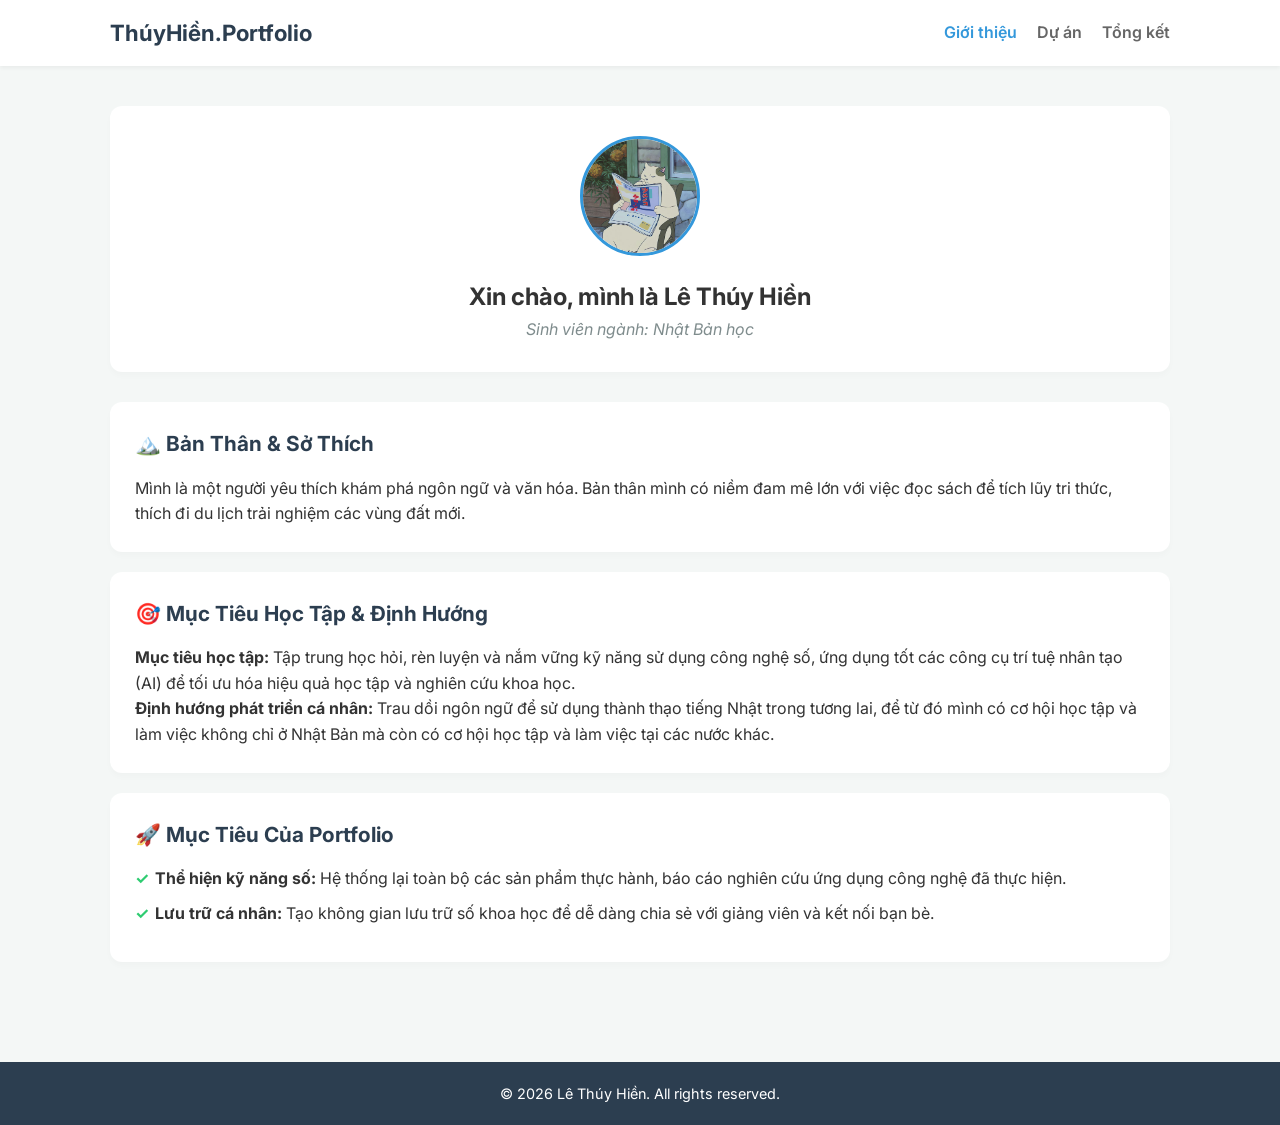
<file: index.html>
<!DOCTYPE html>
<html lang="vi">
<head>
    <meta charset="UTF-8">
    <meta name="viewport" content="width=device-width, initial-scale=1.0">
    <title>Portfolio Cá Nhân - Lê Thúy Hiền</title>
    <link rel="stylesheet" href="style.css">
    <link href="https://fonts.googleapis.com/css2?family=Inter:wght@300;400;600;700&display=swap" rel="stylesheet">
</head>
<body>

    <!-- Thanh điều hướng (Navbar) -->
    <nav class="navbar">
        <div class="nav-container">
            <a href="index.html" class="logo">ThúyHiền.Portfolio</a>
            <ul class="nav-links">
                <li><a href="index.html" class="active">Giới thiệu</a></li>
                <li><a href="du-an.html">Dự án</a></li>
                <li><a href="tong-ket.html">Tổng kết</a></li>
            </ul>
        </div>
    </nav>

    <!-- Nội dung chính Trang Giới thiệu -->
    <main class="container">
        <section class="intro-section">
            <div class="profile-card">
                <!-- Chèn ảnh chân dung theo tên file yêu cầu -->
                <img src="image_ff8770.jpg" onerror="this.onerror=null; this.src='image_ff8770.png'; this.alt='Ảnh chân dung Thúy Hiền';" alt="Ảnh chân dung Lê Thúy Hiền" class="avatar">
                <h1>Xin chào, mình là Lê Thúy Hiền</h1>
                <p class="subtitle">Sinh viên ngành: Nhật Bản học</p>
            </div>

            <div class="info-content">
                <div class="card">
                    <h2><span class="icon">🏔️</span> Bản Thân & Sở Thích</h2>
                    <p>Mình là một người yêu thích khám phá ngôn ngữ và văn hóa. Bản thân mình có niềm đam mê lớn với việc đọc sách để tích lũy tri thức, thích đi du lịch trải nghiệm các vùng đất mới.</p>
                </div>

                <div class="card">
                    <h2><span class="icon">🎯</span> Mục Tiêu Học Tập & Định Hướng</h2>
                    <p><strong>Mục tiêu học tập:</strong> Tập trung học hỏi, rèn luyện và nắm vững kỹ năng sử dụng công nghệ số, ứng dụng tốt các công cụ trí tuệ nhân tạo (AI) để tối ưu hóa hiệu quả học tập và nghiên cứu khoa học.</p>
                    <p><strong>Định hướng phát triển cá nhân:</strong> Trau dồi ngôn ngữ để sử dụng thành thạo tiếng Nhật trong tương lai, để từ đó mình có cơ hội học tập và làm việc không chỉ ở Nhật Bản mà còn có cơ hội học tập và làm việc tại các nước khác.</p>
                </div>

                <div class="card target-card">
                    <h2><span class="icon">🚀</span> Mục Tiêu Của Portfolio</h2>
                    <ul>
                        <li><strong>Thể hiện kỹ năng số:</strong> Hệ thống lại toàn bộ các sản phẩm thực hành, báo cáo nghiên cứu ứng dụng công nghệ đã thực hiện.</li>
                        <li><strong>Lưu trữ cá nhân:</strong> Tạo không gian lưu trữ số khoa học để dễ dàng chia sẻ với giảng viên và kết nối bạn bè.</li>
                    </ul>
                </div>
            </div>
        </section>
    </main>

    <footer>
        <p>© 2026 Lê Thúy Hiền. All rights reserved.</p>
    </footer>

</body>
</html>
</file>
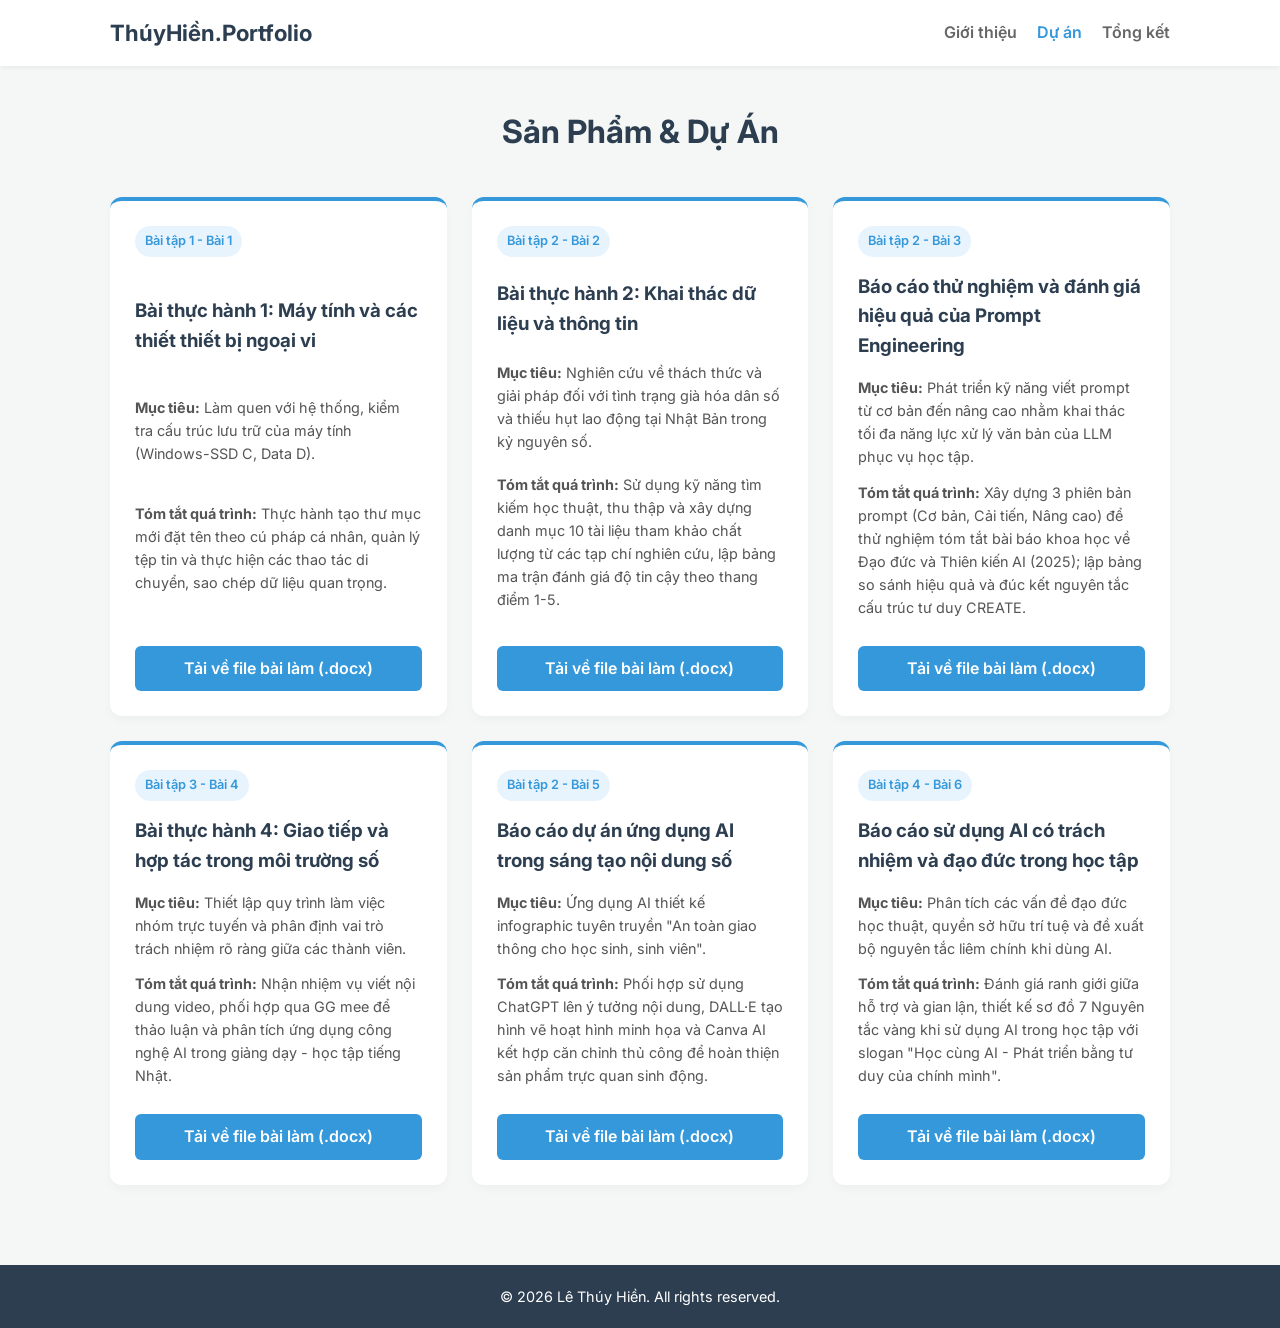
<file: du-an.html>
<!DOCTYPE html>
<html lang="vi">
<head>
    <meta charset="UTF-8">
    <meta name="viewport" content="width=device-width, initial-scale=1.0">
    <title>Dự Án Cá Nhân - Lê Thúy Hiền</title>
    <link rel="stylesheet" href="style.css">
    <link href="https://fonts.googleapis.com/css2?family=Inter:wght@300;400;600;700&display=swap" rel="stylesheet">
</head>
<body>

    <nav class="navbar">
        <div class="nav-container">
            <a href="index.html" class="logo">ThúyHiền.Portfolio</a>
            <ul class="nav-links">
                <li><a href="index.html">Giới thiệu</a></li>
                <li><a href="du-an.html" class="active">Dự án</a></li>
                <li><a href="tong-ket.html">Tổng kết</a></li>
            </ul>
        </div>
    </nav>

    <main class="container">
        <header class="page-header">
            <h1>Sản Phẩm & Dự Án</h1>
        </header>

        <div class="projects-grid">

            <!-- BÀI TẬP 1 -->
            <article class="project-card">
                <div class="project-badge">Bài tập 1 - Bài 1</div>
                <h3>Bài thực hành 1: Máy tính và các thiết thiết bị ngoại vi</h3>
                <p class="meta"><strong>Mục tiêu:</strong> Làm quen với hệ thống, kiểm tra cấu trúc lưu trữ của máy tính (Windows-SSD C, Data D).</p>
                <p class="meta"><strong>Tóm tắt quá trình:</strong> Thực hành tạo thư mục mới đặt tên theo cú pháp cá nhân, quản lý tệp tin và thực hiện các thao tác di chuyển, sao chép dữ liệu quan trọng.</p>
                <!-- ĐÃ SỬA THÀNH FILE WORD 1 -->
                <a href="bài thực hành 1.docx" class="btn-download" download>Tải về file bài làm (.docx)</a>
            </article>

            <!-- BÀI TẬP 2 -->
            <article class="project-card">
                <div class="project-badge">Bài tập 2 - Bài 2</div>
                <h3>Bài thực hành 2: Khai thác dữ liệu và thông tin</h3>
                <p class="meta"><strong>Mục tiêu:</strong> Nghiên cứu về thách thức và giải pháp đối với tình trạng già hóa dân số và thiếu hụt lao động tại Nhật Bản trong kỷ nguyên số.</p>
                <p class="meta"><strong>Tóm tắt quá trình:</strong> Sử dụng kỹ năng tìm kiếm học thuật, thu thập và xây dựng danh mục 10 tài liệu tham khảo chất lượng từ các tạp chí nghiên cứu, lập bảng ma trận đánh giá độ tin cậy theo thang điểm 1-5.</p>
                <!-- ĐÃ SỬA THÀNH FILE WORD 2 -->
                <a href="Bài thực hành 2.docx" class="btn-download" download>Tải về file bài làm (.docx)</a>
            </article>

            <!-- BÀI TẬP 3 -->
            <article class="project-card">
                <div class="project-badge">Bài tập 2 - Bài 3</div>
                <h3>Báo cáo thử nghiệm và đánh giá hiệu quả của Prompt Engineering</h3>
                <p class="meta"><strong>Mục tiêu:</strong> Phát triển kỹ năng viết prompt từ cơ bản đến nâng cao nhằm khai thác tối đa năng lực xử lý văn bản của LLM phục vụ học tập.</p>
                <p class="meta"><strong>Tóm tắt quá trình:</strong> Xây dựng 3 phiên bản prompt (Cơ bản, Cải tiến, Nâng cao) để thử nghiệm tóm tắt bài báo khoa học về Đạo đức và Thiên kiến AI (2025); lập bảng so sánh hiệu quả và đúc kết nguyên tắc cấu trúc tư duy CREATE.</p>
                <!-- ĐÃ SỬA THÀNH FILE WORD 3 -->
                <a href="Báo cáo thử nghiệm.docx" class="btn-download" download>Tải về file bài làm (.docx)</a>
            </article>

            <!-- BÀI TẬP 4 -->
            <article class="project-card">
                <div class="project-badge">Bài tập 3 - Bài 4</div>
                <h3>Bài thực hành 4: Giao tiếp và hợp tác trong môi trường số</h3>
                <p class="meta"><strong>Mục tiêu:</strong> Thiết lập quy trình làm việc nhóm trực tuyến và phân định vai trò trách nhiệm rõ ràng giữa các thành viên.</p>
                <p class="meta"><strong>Tóm tắt quá trình:</strong> Nhận nhiệm vụ viết nội dung video, phối hợp qua GG mee để thảo luận và phân tích ứng dụng công nghệ AI trong giảng dạy - học tập tiếng Nhật.</p>
                <!-- ĐÃ SỬA THÀNH FILE WORD 4 -->
                <a href="bài thực hành 4.docx" class="btn-download" download>Tải về file bài làm (.docx)</a>
            </article>

            <!-- BÀI TẬP 5 -->
            <article class="project-card">
                <div class="project-badge">Bài tập 2 - Bài 5</div>
                <h3>Báo cáo dự án ứng dụng AI trong sáng tạo nội dung số</h3>
                <p class="meta"><strong>Mục tiêu:</strong> Ứng dụng AI thiết kế infographic tuyên truyền "An toàn giao thông cho học sinh, sinh viên".</p>
                <p class="meta"><strong>Tóm tắt quá trình:</strong> Phối hợp sử dụng ChatGPT lên ý tưởng nội dung, DALL·E tạo hình vẽ hoạt hình minh họa và Canva AI kết hợp căn chỉnh thủ công để hoàn thiện sản phẩm trực quan sinh động.</p>
                <!-- ĐÃ SỬA THÀNH FILE WORD 5 -->
                <a href="BÁO CÁO DỰ ÁN ỨNG DỤNG AI TRONG SÁNG TẠO NỘI DUNG.docx" class="btn-download" download>Tải về file bài làm (.docx)</a>
            </article>

            <!-- BÀI TẬP 6 -->
            <article class="project-card">
                <div class="project-badge">Bài tập 4 - Bài 6</div>
                <h3>Báo cáo sử dụng AI có trách nhiệm và đạo đức trong học tập</h3>
                <p class="meta"><strong>Mục tiêu:</strong> Phân tích các vấn đề đạo đức học thuật, quyền sở hữu trí tuệ và đề xuất bộ nguyên tắc liêm chính khi dùng AI.</p>
                <p class="meta"><strong>Tóm tắt quá trình:</strong> Đánh giá ranh giới giữa hỗ trợ và gian lận, thiết kế sơ đồ 7 Nguyên tắc vàng khi sử dụng AI trong học tập với slogan "Học cùng AI - Phát triển bằng tư duy của chính mình".</p>
                <!-- ĐÃ SỬA THÀNH FILE WORD 6 -->
                <a href="Báo cáo.docx" class="btn-download" download>Tải về file bài làm (.docx)</a>
            </article>
            
        </div>
    </main>

    <footer>
        <p>© 2026 Lê Thúy Hiền. All rights reserved.</p>
    </footer>

</body>
</html>
</file>
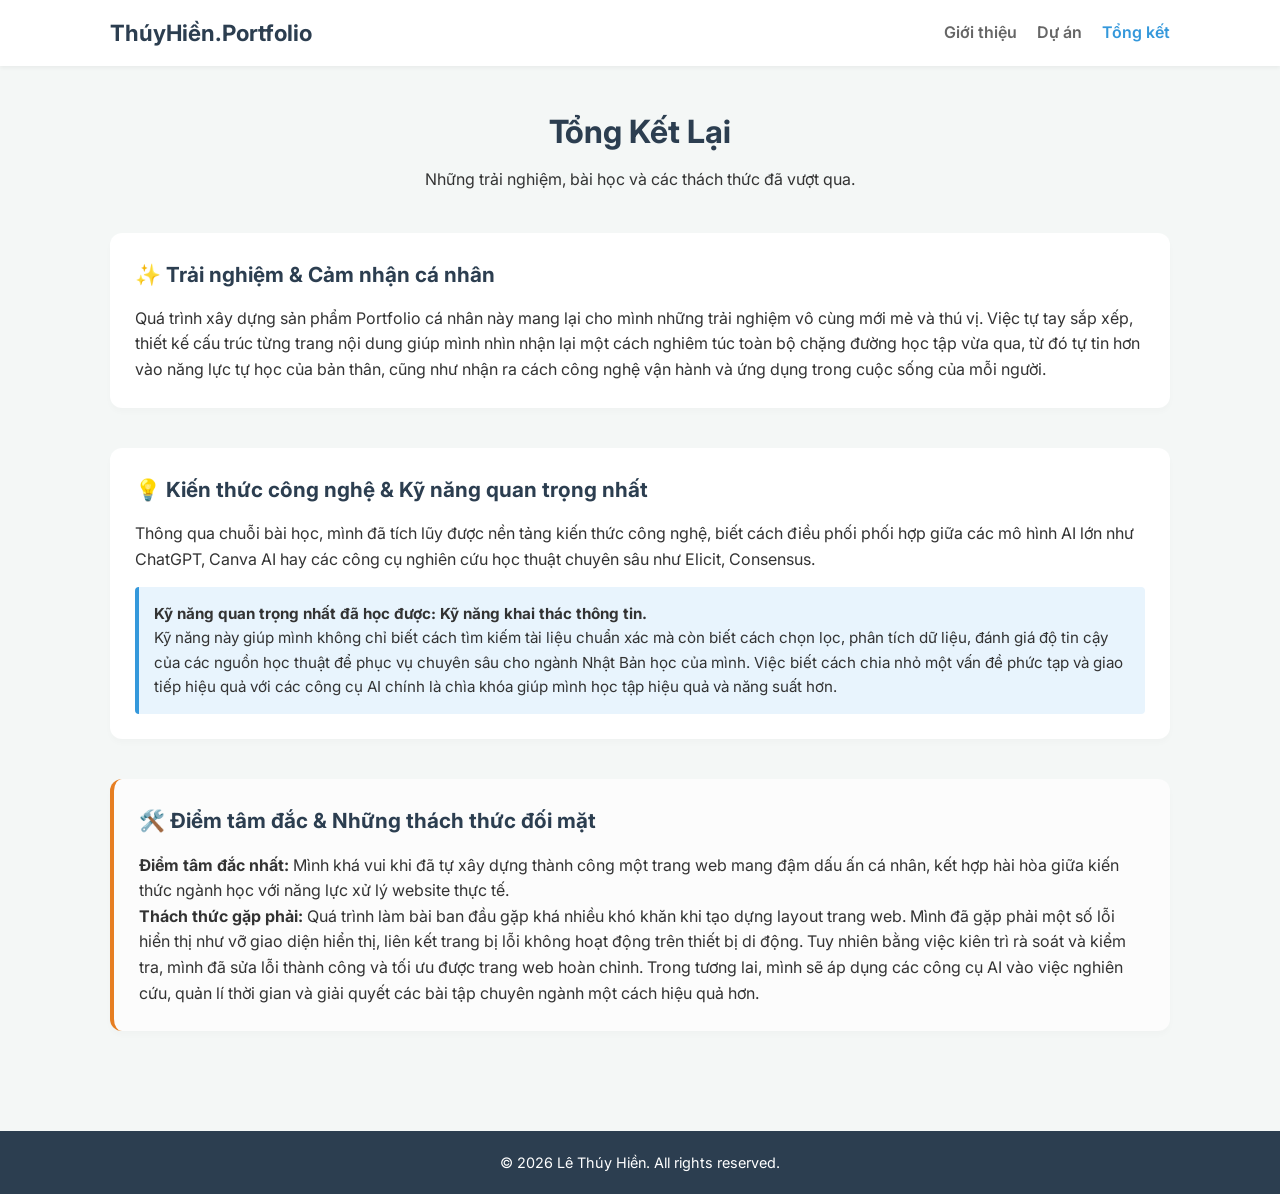
<file: tong-ket.html>
<!DOCTYPE html>
<html lang="vi">
<head>
    <meta charset="UTF-8">
    <meta name="viewport" content="width=device-width, initial-scale=1.0">
    <title>Tổng Kết Hành Trình - Lê Thúy Hiền</title>
    <link rel="stylesheet" href="style.css">
    <link href="https://fonts.googleapis.com/css2?family=Inter:wght@300;400;600;700&display=swap" rel="stylesheet">
</head>
<body>

    <nav class="navbar">
        <div class="nav-container">
            <a href="index.html" class="logo">ThúyHiền.Portfolio</a>
            <ul class="nav-links">
                <li><a href="index.html">Giới thiệu</a></li>
                <li><a href="du-an.html">Dự án</a></li>
                <li><a href="tong-ket.html" class="active">Tổng kết</a></li>
            </ul>
        </div>
    </nav>

    <main class="container">
        <header class="page-header">
            <h1>Tổng Kết Lại</h1>
            <p>Những trải nghiệm, bài học và các thách thức đã vượt qua.</p>
        </header>

        <section class="summary-content">
            <!-- Trải nghiệm & Cảm nhận -->
            <div class="card">
                <h2><span class="icon">✨</span> Trải nghiệm & Cảm nhận cá nhân</h2>
                <p>Quá trình xây dựng sản phẩm Portfolio cá nhân này mang lại cho mình những trải nghiệm vô cùng mới mẻ và thú vị. Việc tự tay sắp xếp, thiết kế cấu trúc từng trang nội dung giúp mình nhìn nhận lại một cách nghiêm túc toàn bộ chặng đường học tập vừa qua, từ đó tự tin hơn vào năng lực tự học của bản thân, cũng như nhận ra cách công nghệ vận hành và ứng dụng trong cuộc sống của mỗi người.</p>
            </div>

            <!-- Kiến thức & Kỹ năng cốt lõi -->
            <div class="card">
                <h2><span class="icon">💡</span> Kiến thức công nghệ & Kỹ năng quan trọng nhất</h2>
                <p>Thông qua chuỗi bài học, mình đã tích lũy được nền tảng kiến thức công nghệ, biết cách điều phối phối hợp giữa các mô hình AI lớn như ChatGPT, Canva AI hay các công cụ nghiên cứu học thuật chuyên sâu như Elicit, Consensus.</p>
                <blockquote>
                    <strong>Kỹ năng quan trọng nhất đã học được: Kỹ năng khai thác thông tin.</strong><br>
                    Kỹ năng này giúp mình không chỉ biết cách tìm kiếm tài liệu chuẩn xác mà còn biết cách chọn lọc, phân tích dữ liệu, đánh giá độ tin cậy của các nguồn học thuật để phục vụ chuyên sâu cho ngành Nhật Bản học của mình. Việc biết cách chia nhỏ một vấn đề phức tạp và giao tiếp hiệu quả với các công cụ AI chính là chìa khóa giúp mình học tập hiệu quả và năng suất hơn.
                </blockquote>
            </div>

            <!-- Tâm đắc & Thách thức -->
            <div class="card bg-light">
                <h2><span class="icon">🛠️</span> Điểm tâm đắc & Những thách thức đối mặt</h2>
                <p><strong>Điểm tâm đắc
 nhất:</strong> Mình khá vui khi đã tự xây dựng thành công một trang web mang đậm dấu ấn cá nhân, kết hợp hài hòa giữa kiến thức ngành học với năng lực xử lý website thực tế.</p>
                <p><strong>Thách thức gặp phải:</strong> Quá trình làm bài ban đầu gặp khá nhiều khó khăn khi tạo dựng layout trang web. Mình đã gặp phải một số lỗi hiển thị như vỡ giao diện hiển thị, liên kết trang bị lỗi không hoạt động trên thiết bị di động. Tuy nhiên bằng việc kiên trì rà soát và kiểm tra, mình đã sửa lỗi thành công và tối ưu được trang web hoàn chỉnh. Trong tương lai, mình sẽ áp dụng các công cụ AI vào việc nghiên cứu, quản lí thời gian và giải quyết các bài tập chuyên ngành một cách hiệu quả hơn.</p>
            </div>
        </section>
    </main>

    <footer>
        <p>© 2026 Lê Thúy Hiền. All rights reserved.</p>
    </footer>

</body>
</html>
</file>
<file: style.css>
/* Khởi tạo cơ bản */
* {
    margin: 0;
    padding: 0;
    box-sizing: border-box;
}

body {
    font-family: 'Inter', sans-serif;
    background-color: #f4f7f6;
    color: #333;
    line-height: 1.6;
}

.container {
    max-width: 1100px;
    margin: 0 auto;
    padding: 40px 20px;
}

/* Thanh điều hướng Navbar */
.navbar {
    background-color: #ffffff;
    box-shadow: 0 2px 4px rgba(0,0,0,0.05);
    position: sticky;
    top: 0;
    z-index: 100;
}

.nav-container {
    display: flex;
    justify-content: space-between;
    align-items: center;
    max-width: 1100px;
    margin: 0 auto;
    padding: 15px 20px;
}

.logo {
    font-size: 1.4rem;
    font-weight: 700;
    color: #2c3e50;
    text-decoration: none;
}

.nav-links {
    list-style: none;
    display: flex;
    gap: 20px;
}

.nav-links a {
    text-decoration: none;
    color: #666;
    font-weight: 600;
    transition: color 0.3s;
}

.nav-links a:hover, .nav-links a.active {
    color: #3498db;
}

/* Trang Giới thiệu Styles */
.intro-section {
    display: flex;
    flex-direction: column;
    gap: 30px;
}

.profile-card {
    text-align: center;
    background: #ffffff;
    padding: 30px;
    border-radius: 12px;
    box-shadow: 0 4px 6px rgba(0,0,0,0.02);
}

.avatar {
    width: 120px;
    height: 120px;
    border-radius: 50%;
    object-fit: cover;
    margin-bottom: 15px;
    border: 3px solid #3498db;
}

.subtitle {
    color: #7f8c8d;
    font-style: italic;
}

.card {
    background: white;
    padding: 25px;
    border-radius: 12px;
    box-shadow: 0 4px 6px rgba(0,0,0,0.02);
    margin-bottom: 20px;
}

.card h2 {
    font-size: 1.3rem;
    color: #2c3e50;
    margin-bottom: 15px;
}

.target-card ul {
    list-style-type: none;
}

.target-card li {
    margin-bottom: 10px;
    position: relative;
    padding-left: 20px;
}

.target-card li::before {
    content: "✓";
    position: absolute;
    left: 0;
    color: #2ecc71;
    font-weight: bold;
}

/* Trang Dự án Styles */
.page-header {
    text-align: center;
    margin-bottom: 40px;
}

.page-header h1 {
    color: #2c3e50;
    margin-bottom: 10px;
}

.projects-grid {
    display: grid;
    grid-template-columns: repeat(auto-fit, minmax(320px, 1fr));
    gap: 25px;
}

.project-card {
    background: white;
    padding: 25px;
    border-radius: 12px;
    box-shadow: 0 4px 10px rgba(0,0,0,0.03);
    display: flex;
    flex-direction: column;
    justify-content: space-between;
    border-top: 4px solid #3498db;
    transition: transform 0.3s;
}

.project-card:hover {
    transform: translateY(-5px);
}

.project-badge {
    background-color: #e8f4fd;
    color: #3498db;
    padding: 5px 10px;
    border-radius: 20px;
    font-size: 0.8rem;
    font-weight: 600;
    width: fit-content;
    margin-bottom: 15px;
}

.project-card h3 {
    color: #2c3e50;
    margin-bottom: 15px;
}

.meta {
    font-size: 0.9rem;
    color: #555;
    margin-bottom: 12px;
}

.btn-download {
    display: inline-block;
    background-color: #3498db;
    color: white;
    text-align: center;
    padding: 10px 15px;
    border-radius: 6px;
    text-decoration: none;
    font-weight: 600;
    margin-top: 15px;
    transition: background 0.3s;
}

.btn-download:hover {
    background-color: #2980b9;
}

/* Chân trang Footer */
footer {
    text-align: center;
    padding: 20px;
    background-color: #2c3e50;
    color: white;
    margin-top: 40px;
    font-size: 0.9rem;
}

/* Responsive cho điện thoại */
@media (max-width: 768px) {
    .nav-container {
        flex-direction: column;
        gap: 10px;
    }
}
.bg-light {
    background-color: #fcfcfc;
    border-left: 4px solid #e67e22;
}

blockquote {
    margin-top: 15px;
    padding: 15px;
    background-color: #e8f4fd;
    border-left: 4px solid #3498db;
    border-radius: 4px;
    font-size: 0.95rem;
}

.summary-content {
    display: flex;
    flex-direction: column;
    gap: 20px;
}
</file>
